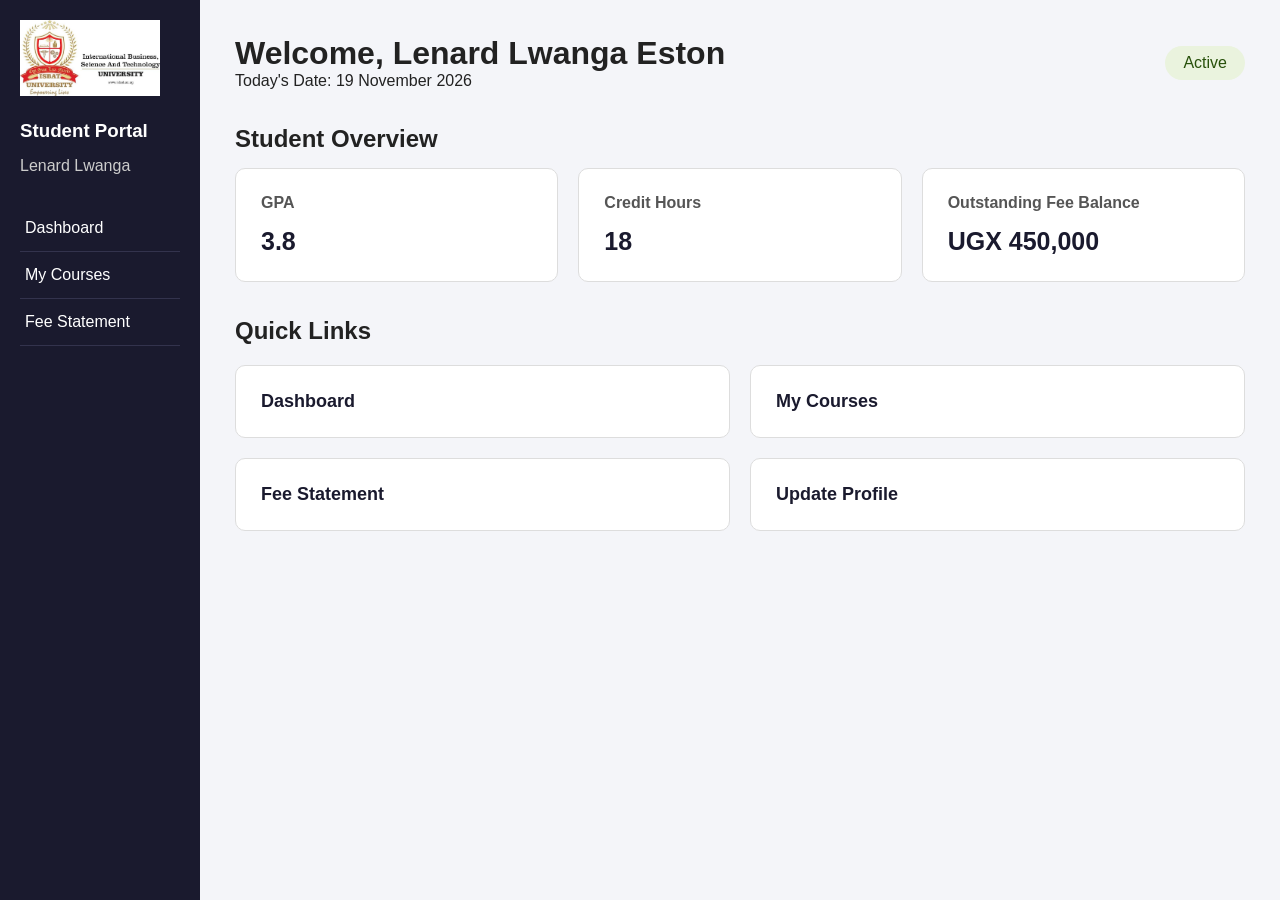
<file: index.html>
<!DOCTYPE html>
<html lang="en">
<head>
    <meta charset="UTF-8">
    <meta name="viewport" content="width=device-width, initial-scale=1.0">
    <title>Student Dashboard | ISBAT University</title>
    <link rel="stylesheet" href="portal.css">

    <!-- Internal CSS for Quick Links -->
    <style>
        .quick-links {
            display: grid;
            grid-template-columns: repeat(2, 1fr);
            gap: 20px;
            margin-top: 20px;
        }

        .quick-card {
            background: white;
            padding: 25px;
            border: 1px solid #ddd;
            border-radius: 10px;
            text-decoration: none;
            color: #1A1A2E;
            font-size: 18px;
            font-weight: bold;
        }

        .quick-card:hover {
            background: #EAF3DE;
        }
    </style>
</head>

<body>

    <aside class="sidebar">
        <img src="images/isbat logo.jpg" alt="ISBAT Logo" class="logo">

        <h3>Student Portal</h3>
        <p>Lenard Lwanga</p>

        <nav>
            <a href="index.html">Dashboard</a>
            <a href="courses.html">My Courses</a>
            <a href="fees.html">Fee Statement</a>
        </nav>
    </aside>

    <main class="main-content">

        <div class="welcome">
            <div>
                <h1>Welcome, Lenard Lwanga Eston</h1>
                <p>Today's Date: 19 November 2026</p>
            </div>

            <span style="background-color:#EAF3DE; color:#27500A; padding:8px 18px; border-radius:20px;">
                Active
            </span>
        </div>

        <h2>Student Overview</h2>

        <section class="metrics">
            <div class="metric-card">
                <h3>GPA</h3>
                <p>3.8</p>
            </div>

            <div class="metric-card">
                <h3>Credit Hours</h3>
                <p>18</p>
            </div>

            <div class="metric-card">
                <h3>Outstanding Fee Balance</h3>
                <p>UGX 450,000</p>
            </div>
        </section>

        <h2>Quick Links</h2>

        <section class="quick-links">
            <a href="dashboard.html" class="quick-card">Dashboard</a>
            <a href="courses.html" class="quick-card">My Courses</a>
            <a href="fees.html" class="quick-card">Fee Statement</a>
            <a href="#" class="quick-card">Update Profile</a>
        </section>

    </main>

</body>
</html>
</file>
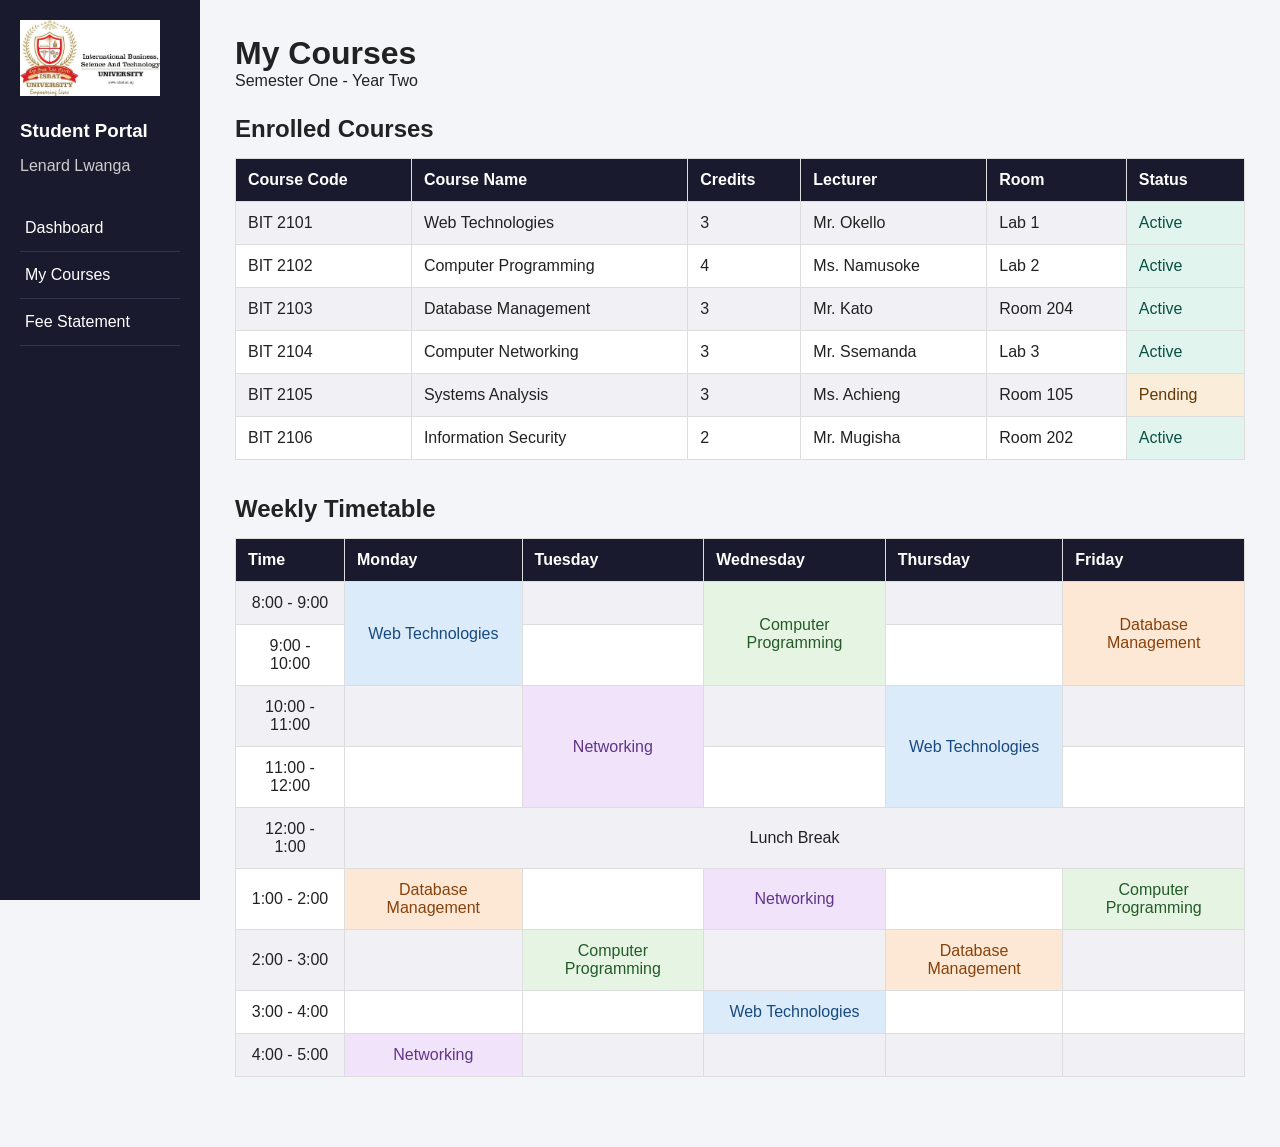
<file: courses.html>
<!DOCTYPE html>
<html lang="en">
<head>
    <meta charset="UTF-8">
    <meta name="viewport" content="width=device-width, initial-scale=1.0">
    <title>My Courses | ISBAT University</title>
    <link rel="stylesheet" href="portal.css">

    <!-- Internal CSS for Timetable Colours -->
    <style>
        .webtech {
            background: #DCEBFA;
            color: #174A7E;
        }

        .cprog {
            background: #E5F4E3;
            color: #245B28;
        }

        .database {
            background: #FCE8D5;
            color: #88420B;
        }

        .networking {
            background: #F0E3FA;
            color: #60358A;
        }

        .timetable td {
            text-align: center;
            padding: 12px;
        }
    </style>
</head>

<body>

    <aside class="sidebar">
        <img src="images/isbat logo.jpg" alt="ISBAT Logo" class="logo">

        <h3>Student Portal</h3>
        <p>Lenard Lwanga</p>

        <nav>
            <a href="dashboard.html">Dashboard</a>
            <a href="courses.html">My Courses</a>
            <a href="fees.html">Fee Statement</a>
        </nav>
    </aside>

    <main class="main-content">

        <h1>My Courses</h1>
        <p>Semester One - Year Two</p>

        <h2>Enrolled Courses</h2>

        <div class="table-container">
            <table>
                <tr>
                    <th>Course Code</th>
                    <th>Course Name</th>
                    <th>Credits</th>
                    <th>Lecturer</th>
                    <th>Room</th>
                    <th>Status</th>
                </tr>

                <tr>
                    <td>BIT 2101</td>
                    <td>Web Technologies</td>
                    <td>3</td>
                    <td>Mr. Okello</td>
                    <td>Lab 1</td>
                    <td style="background:#E1F5EE; color:#085041;">Active</td>
                </tr>

                <tr>
                    <td>BIT 2102</td>
                    <td>Computer Programming</td>
                    <td>4</td>
                    <td>Ms. Namusoke</td>
                    <td>Lab 2</td>
                    <td style="background:#E1F5EE; color:#085041;">Active</td>
                </tr>

                <tr>
                    <td>BIT 2103</td>
                    <td>Database Management</td>
                    <td>3</td>
                    <td>Mr. Kato</td>
                    <td>Room 204</td>
                    <td style="background:#E1F5EE; color:#085041;">Active</td>
                </tr>

                <tr>
                    <td>BIT 2104</td>
                    <td>Computer Networking</td>
                    <td>3</td>
                    <td>Mr. Ssemanda</td>
                    <td>Lab 3</td>
                    <td style="background:#E1F5EE; color:#085041;">Active</td>
                </tr>

                <tr>
                    <td>BIT 2105</td>
                    <td>Systems Analysis</td>
                    <td>3</td>
                    <td>Ms. Achieng</td>
                    <td>Room 105</td>
                    <td style="background:#FAEEDA; color:#633806;">Pending</td>
                </tr>

                <tr>
                    <td>BIT 2106</td>
                    <td>Information Security</td>
                    <td>2</td>
                    <td>Mr. Mugisha</td>
                    <td>Room 202</td>
                    <td style="background:#E1F5EE; color:#085041;">Active</td>
                </tr>
            </table>
        </div>

        <h2>Weekly Timetable</h2>

        <div class="table-container">
            <table class="timetable">
                <tr>
                    <th>Time</th>
                    <th>Monday</th>
                    <th>Tuesday</th>
                    <th>Wednesday</th>
                    <th>Thursday</th>
                    <th>Friday</th>
                </tr>

                <tr>
                    <td>8:00 - 9:00</td>
                    <td class="webtech" rowspan="2">Web Technologies</td>
                    <td></td>
                    <td class="cprog" rowspan="2">Computer Programming</td>
                    <td></td>
                    <td class="database" rowspan="2">Database Management</td>
                </tr>

                <tr>
                    <td>9:00 - 10:00</td>
                    <td></td>
                    <td></td>
                </tr>

                <tr>
                    <td>10:00 - 11:00</td>
                    <td></td>
                    <td class="networking" rowspan="2">Networking</td>
                    <td></td>
                    <td class="webtech" rowspan="2">Web Technologies</td>
                    <td></td>
                </tr>

                <tr>
                    <td>11:00 - 12:00</td>
                    <td></td>
                    <td></td>
                    <td></td>
                </tr>

                <tr>
                    <td>12:00 - 1:00</td>
                    <td colspan="5">Lunch Break</td>
                </tr>

                <tr>
                    <td>1:00 - 2:00</td>
                    <td class="database">Database Management</td>
                    <td></td>
                    <td class="networking">Networking</td>
                    <td></td>
                    <td class="cprog">Computer Programming</td>
                </tr>

                <tr>
                    <td>2:00 - 3:00</td>
                    <td></td>
                    <td class="cprog">Computer Programming</td>
                    <td></td>
                    <td class="database">Database Management</td>
                    <td></td>
                </tr>

                <tr>
                    <td>3:00 - 4:00</td>
                    <td></td>
                    <td></td>
                    <td class="webtech">Web Technologies</td>
                    <td></td>
                    <td></td>
                </tr>

                <tr>
                    <td>4:00 - 5:00</td>
                    <td class="networking">Networking</td>
                    <td></td>
                    <td></td>
                    <td></td>
                    <td></td>
                </tr>
            </table>
        </div>

    </main>

</body>
</html>
</file>
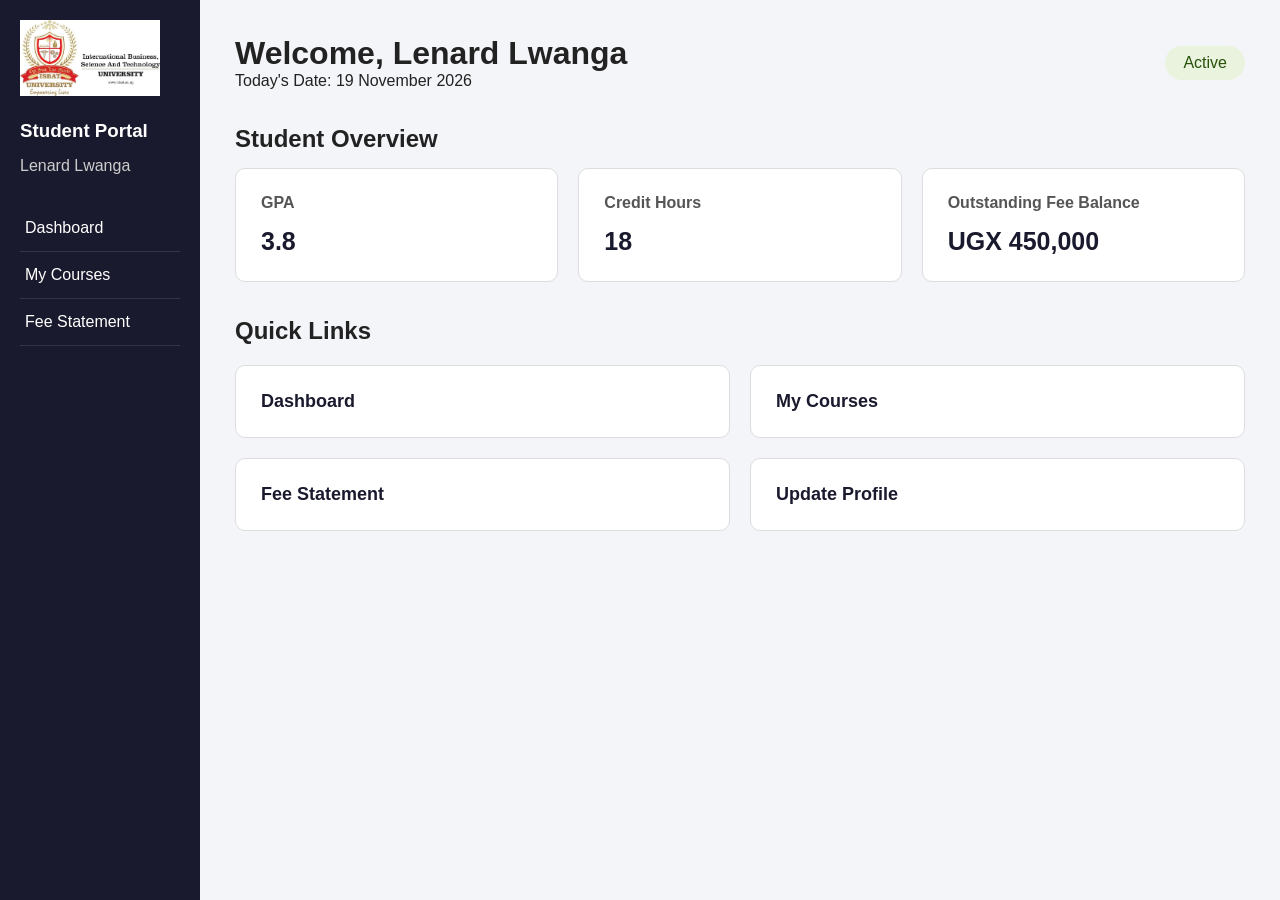
<file: dashboard.html>
<!DOCTYPE html>
<html lang="en">
<head>
    <meta charset="UTF-8">
    <meta name="viewport" content="width=device-width, initial-scale=1.0">
    <title>Student Dashboard | ISBAT University</title>
    <link rel="stylesheet" href="portal.css">

    <!-- Internal CSS for Quick Links -->
    <style>
        .quick-links {
            display: grid;
            grid-template-columns: repeat(2, 1fr);
            gap: 20px;
            margin-top: 20px;
        }

        .quick-card {
            background: white;
            padding: 25px;
            border: 1px solid #ddd;
            border-radius: 10px;
            text-decoration: none;
            color: #1A1A2E;
            font-size: 18px;
            font-weight: bold;
        }

        .quick-card:hover {
            background: #EAF3DE;
        }
    </style>
</head>

<body>

    <aside class="sidebar">
        <img src="images/isbat logo.jpg" alt="ISBAT Logo" class="logo">

        <h3>Student Portal</h3>
        <p>Lenard Lwanga</p>

        <nav>
            <a href="dashboard.html">Dashboard</a>
            <a href="courses.html">My Courses</a>
            <a href="fees.html">Fee Statement</a>
        </nav>
    </aside>

    <main class="main-content">

        <div class="welcome">
            <div>
                <h1>Welcome, Lenard Lwanga</h1>
                <p>Today's Date: 19 November 2026</p>
            </div>

            <span style="background-color:#EAF3DE; color:#27500A; padding:8px 18px; border-radius:20px;">
                Active
            </span>
        </div>

        <h2>Student Overview</h2>

        <section class="metrics">
            <div class="metric-card">
                <h3>GPA</h3>
                <p>3.8</p>
            </div>

            <div class="metric-card">
                <h3>Credit Hours</h3>
                <p>18</p>
            </div>

            <div class="metric-card">
                <h3>Outstanding Fee Balance</h3>
                <p>UGX 450,000</p>
            </div>
        </section>

        <h2>Quick Links</h2>

        <section class="quick-links">
            <a href="dashboard.html" class="quick-card">Dashboard</a>
            <a href="courses.html" class="quick-card">My Courses</a>
            <a href="fees.html" class="quick-card">Fee Statement</a>
            <a href="#" class="quick-card">Update Profile</a>
        </section>

    </main>

</body>
</html>
</file>
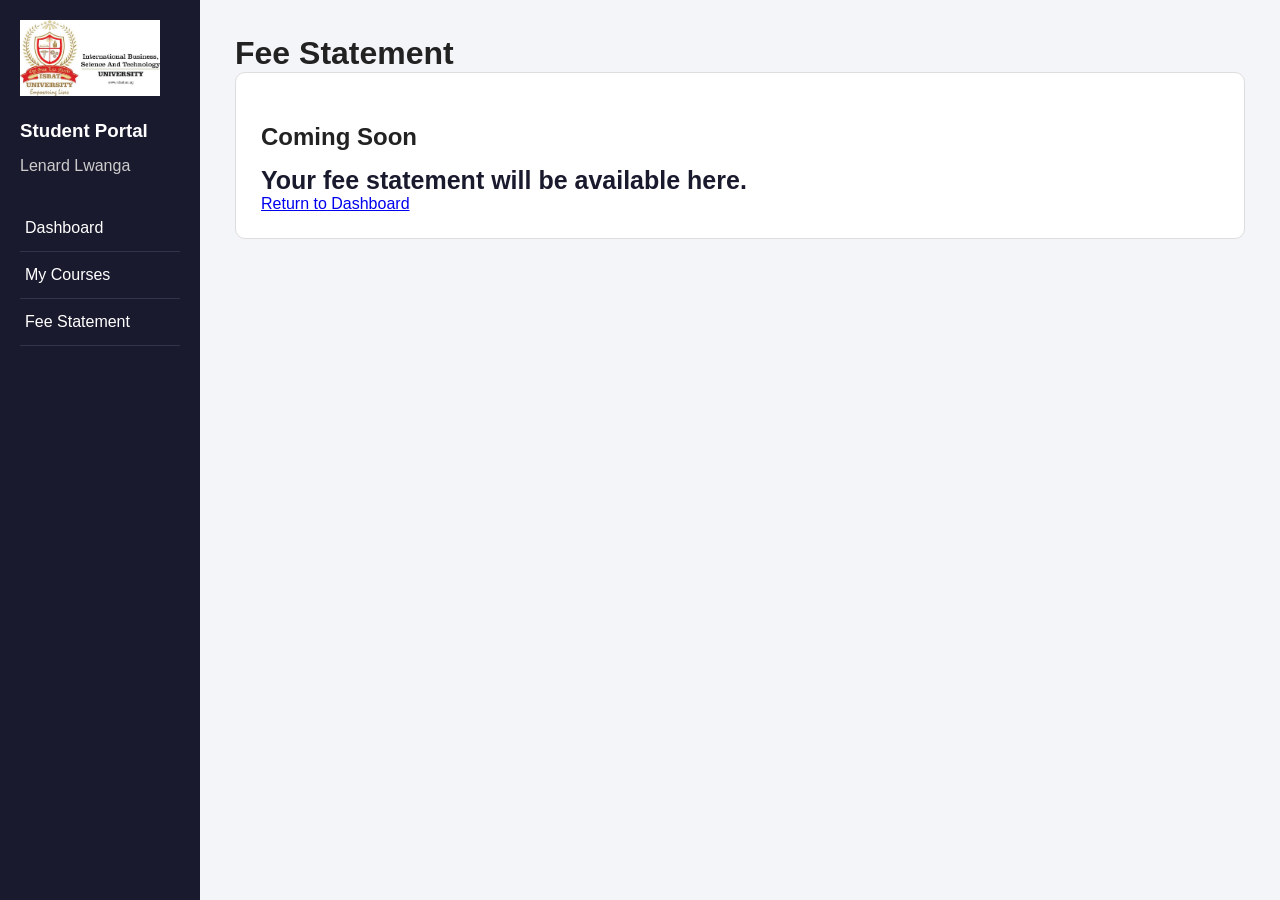
<file: fees.html>
<!DOCTYPE html>
<html lang="en">
<head>
    <meta charset="UTF-8">
    <meta name="viewport" content="width=device-width, initial-scale=1.0">
    <title>Fee Statement | ISBAT University</title>
    <link rel="stylesheet" href="portal.css">
</head>

<body>

    <aside class="sidebar">
        <img src="images/isbat logo.jpg" alt="ISBAT Logo" class="logo">
        <h3>Student Portal</h3>
        <p>Lenard Lwanga</p>

        <nav>
            <a href="dashboard.html">Dashboard</a>
            <a href="courses.html">My Courses</a>
            <a href="fees.html">Fee Statement</a>
        </nav>
    </aside>

    <main class="main-content">
        <h1>Fee Statement</h1>
        <div class="metric-card">
            <h2>Coming Soon</h2>
            <p>Your fee statement will be available here.</p>
            <a href="dashboard.html">Return to Dashboard</a>
        </div>
    </main>

</body>
</html>
</file>
<file: portal.css>
* {
    margin: 0;
    padding: 0;
    box-sizing: border-box;
}

body {
    font-family: Arial, sans-serif;
    background: #F4F5F9;
    color: #222;
}

/* Fixed Sidebar */
.sidebar {
    position: fixed;
    top: 0;
    left: 0;
    width: 200px;
    height: 100vh;
    background: #1A1A2E;
    color: white;
    padding: 20px;
}

.logo {
    width: 140px;
    height: auto;
    margin-bottom: 20px;
}

.sidebar h3 {
    margin-bottom: 15px;
}

.sidebar p {
    margin-bottom: 30px;
    color: #ccc;
}

.sidebar nav a {
    display: block;
    color: white;
    text-decoration: none;
    padding: 14px 5px;
    border-bottom: 1px solid #33334d;
}

.sidebar nav a:hover {
    background: #30304d;
}

/* Main Content */
.main-content {
    margin-left: 200px;
    padding: 35px;
}

.welcome {
    display: flex;
    justify-content: space-between;
    align-items: center;
    margin-bottom: 35px;
}

.main-content h2 {
    margin: 25px 0 15px;
}

/* Summary Cards */
.metrics {
    display: flex;
    gap: 20px;
    margin-bottom: 35px;
}

.metric-card {
    background: white;
    border: 1px solid #ddd;
    border-radius: 10px;
    padding: 25px;
    flex: 1;
}

.metric-card h3 {
    font-size: 16px;
    color: #555;
}

.metric-card p {
    font-size: 25px;
    font-weight: bold;
    color: #1A1A2E;
    margin-top: 15px;
}

/* Tables */
.table-container {
    overflow-x: auto;
    margin-bottom: 35px;
}

table {
    width: 100%;
    border-collapse: collapse;
    background: white;
}

th, td {
    border: 1px solid #ddd;
    padding: 12px;
    text-align: left;
}

th {
    background: #1A1A2E;
    color: white;
}

tr:nth-child(even) {
    background: #F1F1F5;
}

/* Responsive Layout */
@media (max-width: 750px) {
    .sidebar {
        position: relative;
        width: 100%;
        height: auto;
    }

    .main-content {
        margin-left: 0;
        padding: 20px;
    }

    .metrics {
        flex-direction: column;
    }

    .welcome {
        align-items: flex-start;
        gap: 15px;
        flex-direction: column;
    }
}
</file>
